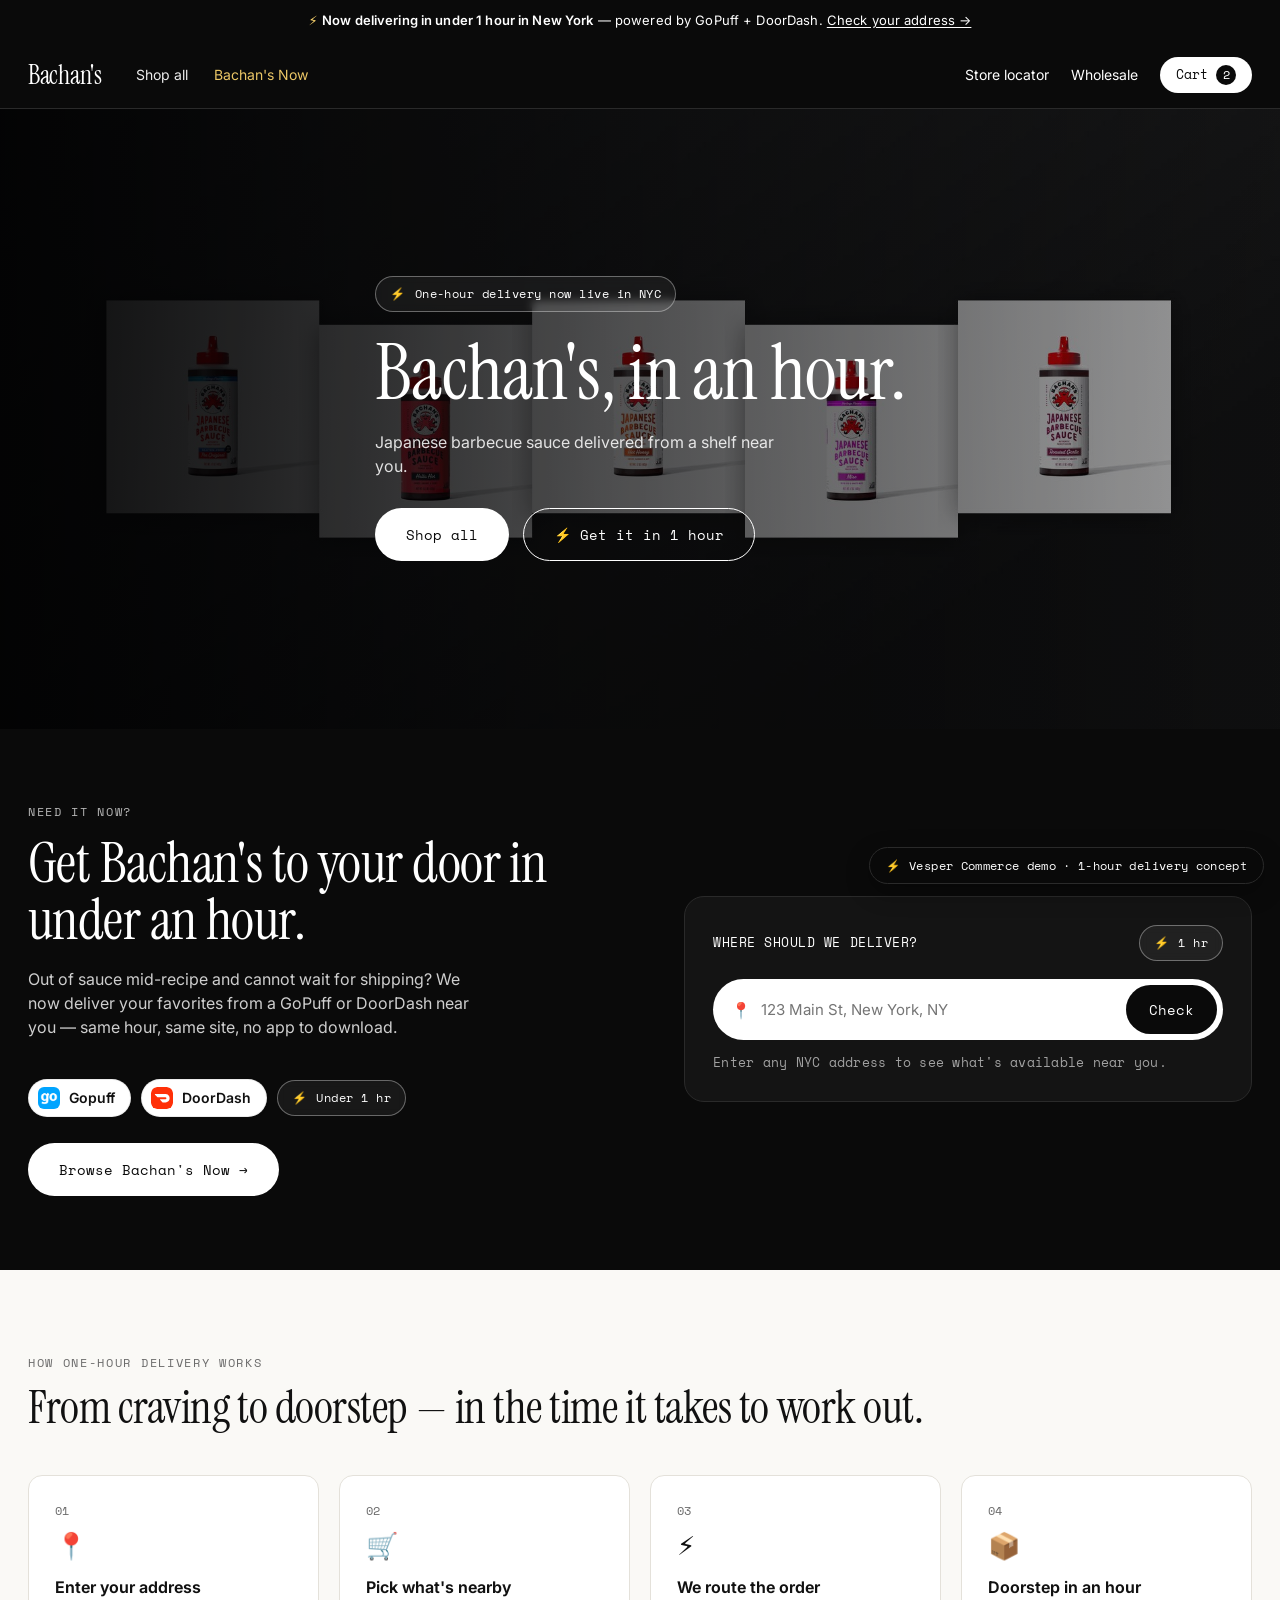
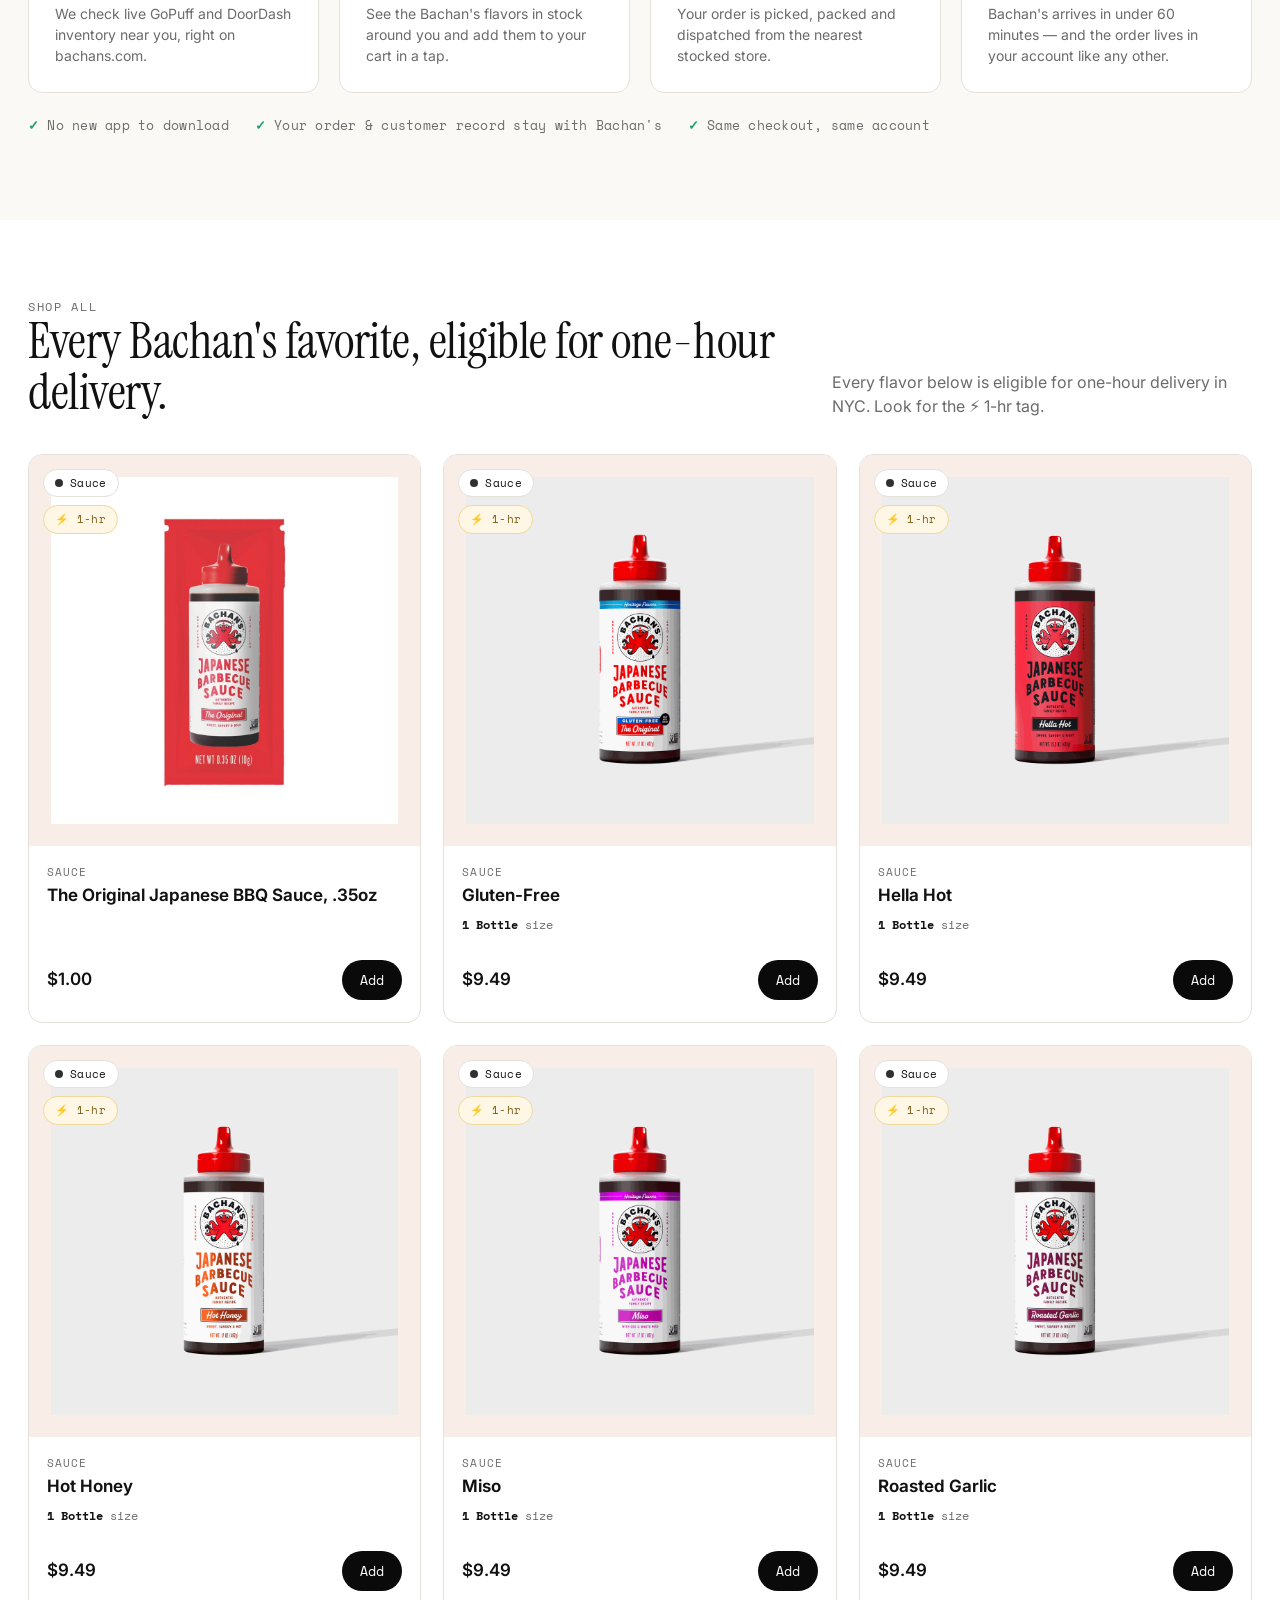
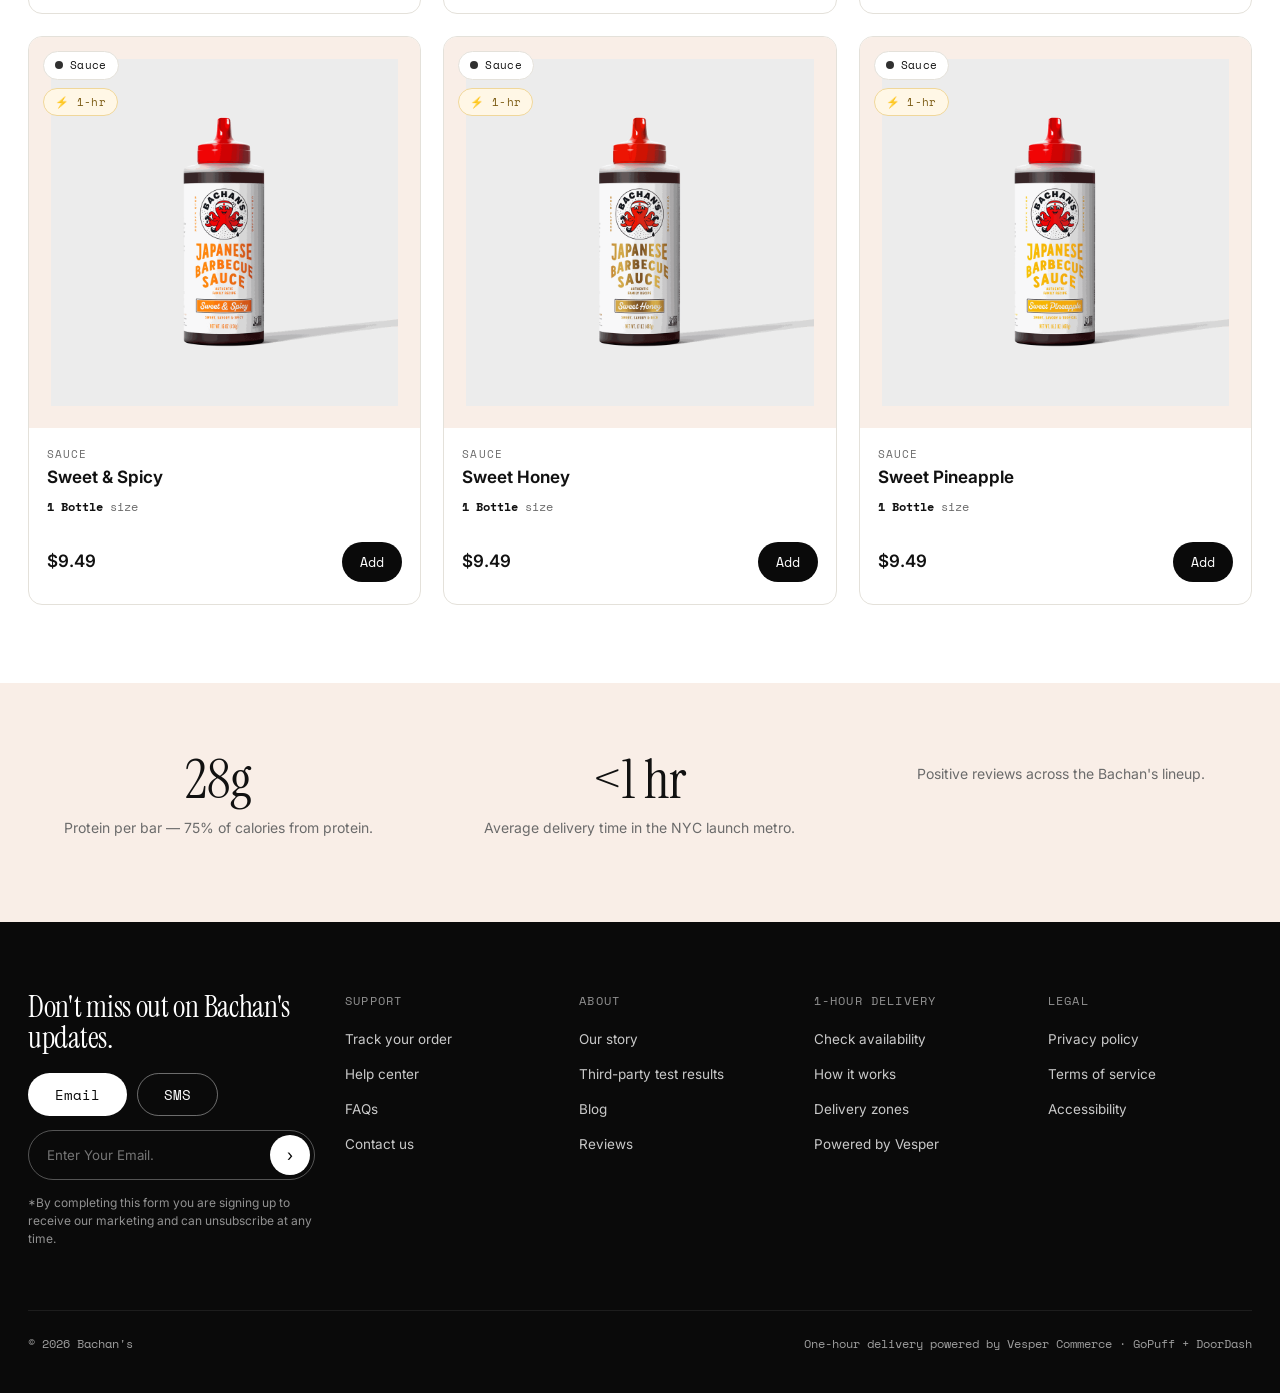
<file: index.html>
<!doctype html>
<html lang="en">
<head>
<meta charset="utf-8" />
<meta name="viewport" content="width=device-width, initial-scale=1" />
<title>Bachan's — now with one-hour delivery</title>
<meta name="description" content="Bachan's, delivered in about an hour via GoPuff and DoorDash." />
<link rel="preconnect" href="https://fonts.googleapis.com" />
<link rel="preconnect" href="https://fonts.gstatic.com" crossorigin />
<link href="https://fonts.googleapis.com/css2?family=Instrument+Serif&family=Inter:wght@400;500;600;700&family=Space+Mono:wght@400;700&display=swap" rel="stylesheet" />
<link rel="stylesheet" href="styles.css" />
<link rel="icon" href="assets/p0.jpg" />
</head>
<body>

<!-- Announcement -->
<div class="announce">
  <span class="bolt">⚡</span> <b>Now delivering in under 1 hour in New York</b> — powered by GoPuff + DoorDash. <a href="#onehour">Check your address →</a>
</div>

<!-- Header -->
<header class="header">
  <nav class="nav">
    <a class="brand" href="index.html"><span class="wordmark">Bachan's</span></a>
    <div class="nav-links"><a href="#shop">Shop all</a>
      <a href="bachans-now.html" style="color:#ffd76e">Bachan's Now</a>
    </div>
    <div class="nav-right">
      <a class="hide-sm" href="#">Store locator</a>
      <a class="hide-sm" href="#">Wholesale</a>
      <button class="hamburger" onclick="openMenu()" aria-label="Open menu"><svg viewBox="0 0 24 24" fill="none" stroke="currentColor" stroke-width="2" stroke-linecap="round"><line x1="3" y1="6" x2="21" y2="6"/><line x1="3" y1="12" x2="21" y2="12"/><line x1="3" y1="18" x2="21" y2="18"/></svg></button>
      <a href="checkout.html" class="cart-pill" onclick="event.preventDefault();openCart()">Cart <span class="cart-count" id="cartCount">2</span></a>
    </div>
  </nav>
</header>

<!-- Hero -->
<section class="hero">
  <div class="hero-media" style="background-image:linear-gradient(100deg,rgba(6,8,14,.62) 0%,rgba(6,8,14,.30) 48%,rgba(6,8,14,.12) 100%),url('assets/hero.jpg');background-size:cover;background-position:center"></div>
  <div class="wrap hero-inner">
    <div class="delivery-badge" style="margin-bottom:22px"><span class="bolt">⚡</span> One-hour delivery now live in NYC</div>
    <h1 class="serif">Bachan's, in an hour.</h1>
    <p class="sub">Japanese barbecue sauce delivered from a shelf near you.</p>
    <div class="hero-cta">
      <a href="#shop" class="btn btn-white">Shop all</a>
      <a href="#onehour" class="btn btn-outline" style="color:#fff">⚡ Get it in 1 hour</a>
    </div>
  </div>
</section>

<!-- ===== SIGNATURE 1-HOUR DELIVERY BAND ===== -->
<section class="delivery-band" id="onehour">
  <div class="wrap grid">
    <div>
      <div class="eyebrow" style="color:rgba(255,255,255,.7)">Need it now?</div>
      <h2 class="serif" style="margin-top:14px">Get Bachan's to your door in under an hour.</h2>
      <p class="lede">Out of sauce mid-recipe and cannot wait for shipping? We now deliver your favorites from a GoPuff or DoorDash near you — same hour, same site, no app to download.</p>
      <div class="retailer-chips" style="margin-top:24px">
        <span class="chip"><img class="logo" src="assets/gopuff-icon.png" alt="GoPuff" /> Gopuff</span>
        <span class="chip"><img class="logo" src="assets/doordash-icon.svg" alt="DoorDash" /> DoorDash</span>
        <span class="delivery-badge"><span class="bolt">⚡</span> Under 1 hr</span>
      </div>
      <div style="margin-top:26px">
        <a href="bachans-now.html" class="btn btn-white">Browse Bachan's Now →</a>
      </div>
    </div>

    <div class="addr-card">
      <div class="row-top">
        <div style="font-family:var(--mono);font-size:13px;letter-spacing:.04em">WHERE SHOULD WE DELIVER?</div>
        <div class="delivery-badge"><span class="bolt">⚡</span> 1 hr</div>
      </div>
      <div class="addr-field">
        <span aria-hidden="true">📍</span>
        <input id="addrInput" type="text" placeholder="123 Main St, New York, NY" />
        <button class="btn btn-dark" onclick="checkAvailability()">Check</button>
      </div>
      <div class="addr-note">Enter any NYC address to see what's available near you.</div>

      <div class="avail-result" id="availResult">
        <div class="avail-head"><span>✓</span> Available near you — delivered in under 1 hour</div>
        <div class="mini-prod">
          <img src="assets/p0.jpg" alt="" />
          <div class="info"><div class="name">Gold · Chocolate Chip Cookie Dough</div><div class="meta">4-bar pack · $13.99</div></div>
          <button class="mini-add" onclick="addToCart()">Add</button>
        </div>
        <div class="mini-prod">
          <img src="assets/p1.png" alt="" />
          <div class="info"><div class="name">Bronze · Cookie Dough Caramel</div><div class="meta">4-bar pack · $13.99</div></div>
          <button class="mini-add" onclick="addToCart()">Add</button>
        </div>
        <div class="mini-prod">
          <img src="assets/p0.jpg" alt="" />
          <div class="info"><div class="name">Gold · Single bar <span style="opacity:.6">(trial)</span></div><div class="meta">Single · $3.49</div></div>
          <button class="mini-add" onclick="addToCart()">Add</button>
        </div>
        <a href="checkout.html" class="btn btn-white btn-block" style="margin-top:16px">View cart · check out →</a>
      </div>
    </div>
  </div>
</section>

<!-- How it works -->
<section class="how">
  <div class="wrap">
    <div class="eyebrow">How one-hour delivery works</div>
    <h2 class="serif" style="font-size:clamp(30px,3.6vw,46px);margin-top:12px">From craving to doorstep — in the time it takes to work out.</h2>
    <div class="steps">
      <div class="step"><div class="num">01</div><div class="icon">📍</div><h3>Enter your address</h3><p>We check live GoPuff and DoorDash inventory near you, right on bachans.com.</p></div>
      <div class="step"><div class="num">02</div><div class="icon">🛒</div><h3>Pick what's nearby</h3><p>See the Bachan's flavors in stock around you and add them to your cart in a tap.</p></div>
      <div class="step"><div class="num">03</div><div class="icon">⚡</div><h3>We route the order</h3><p>Your order is picked, packed and dispatched from the nearest stocked store.</p></div>
      <div class="step"><div class="num">04</div><div class="icon">📦</div><h3>Doorstep in an hour</h3><p>Bachan's arrives in under 60 minutes — and the order lives in your account like any other.</p></div>
    </div>
    <div class="assurance">
      <span><span class="tick">✓</span> No new app to download</span>
      <span><span class="tick">✓</span> Your order &amp; customer record stay with Bachan's</span>
      <span><span class="tick">✓</span> Same checkout, same account</span>
    </div>
  </div>
</section>

<!-- Product grid -->
<section class="section" id="shop">
  <div class="wrap">
    <div class="section-head">
      <div>
        <div class="eyebrow">Shop all</div>
        <h2 class="serif">Every Bachan's favorite, eligible for one-hour delivery.</h2>
      </div>
      <p>Every flavor below is eligible for one-hour delivery in NYC. Look for the <span style="white-space:nowrap">⚡ 1-hr</span> tag.</p>
    </div>

    <div class="prod-grid" id="prodGrid">
      <!-- cards injected by app.js -->
    </div>
  </div>
</section>

<!-- Value strip -->
<section class="value-strip">
  <div class="wrap value-grid">
    <div><div class="big">28g</div><p>Protein per bar — 75% of calories from protein.</p></div>
    <div><div class="big">&lt;1 hr</div><p>Average delivery time in the NYC launch metro.</p></div>
    <div><div class="big"></div><p>Positive reviews across the Bachan's lineup.</p></div>
  </div>
</section>

<!-- Footer -->
<footer class="footer">
  <div class="wrap">
    <div class="top">
      <div class="updates">
        <h3 class="serif">Don't miss out on Bachan's updates.</h3>
        <div class="toggle">
          <button class="btn btn-white">Email</button>
          <button class="btn btn-outline" style="color:#fff">SMS</button>
        </div>
        <div class="subscribe"><input placeholder="Enter Your Email." /><button>›</button></div>
        <p style="font-size:12px;opacity:.55;margin-top:14px;max-width:320px">*By completing this form you are signing up to receive our marketing and can unsubscribe at any time.</p>
      </div>
      <div><div class="colhead">Support</div><ul><li><a href="#">Track your order</a></li><li><a href="#">Help center</a></li><li><a href="#">FAQs</a></li><li><a href="#">Contact us</a></li></ul></div>
      <div><div class="colhead">About</div><ul><li><a href="#">Our story</a></li><li><a href="#">Third-party test results</a></li><li><a href="#">Blog</a></li><li><a href="#">Reviews</a></li></ul></div>
      <div><div class="colhead">1-Hour Delivery</div><ul><li><a href="#onehour">Check availability</a></li><li><a href="#onehour">How it works</a></li><li><a href="#">Delivery zones</a></li><li><a href="#">Powered by Vesper</a></li></ul></div>
      <div><div class="colhead">Legal</div><ul><li><a href="#">Privacy policy</a></li><li><a href="#">Terms of service</a></li><li><a href="#">Accessibility</a></li></ul></div>
    </div>
    <div class="base"><span>© 2026 Bachan's</span><span>One-hour delivery powered by Vesper Commerce · GoPuff + DoorDash</span></div>
  </div>
</footer>

<div class="demo-ribbon"><span class="bolt">⚡</span> Vesper Commerce demo · 1-hour delivery concept</div>

<script src="app.js"></script>
</body>
</html>
</file>
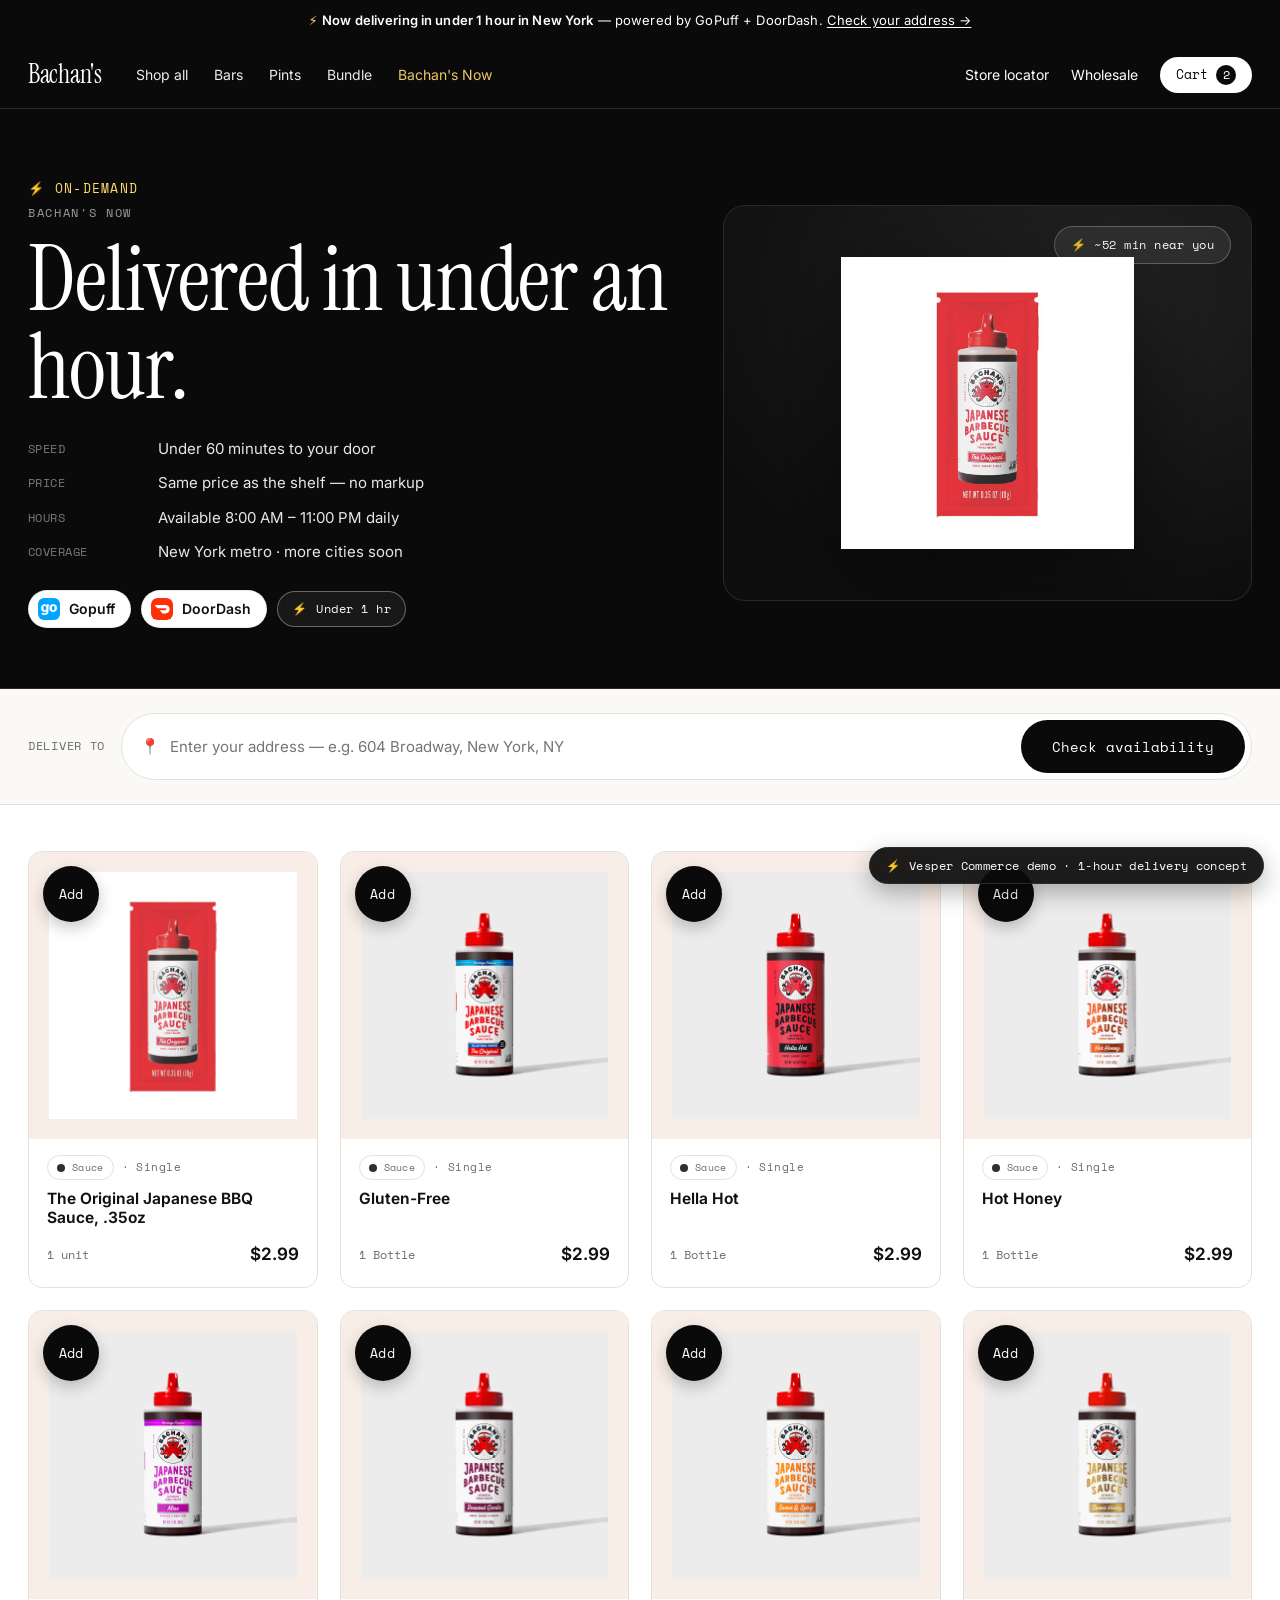
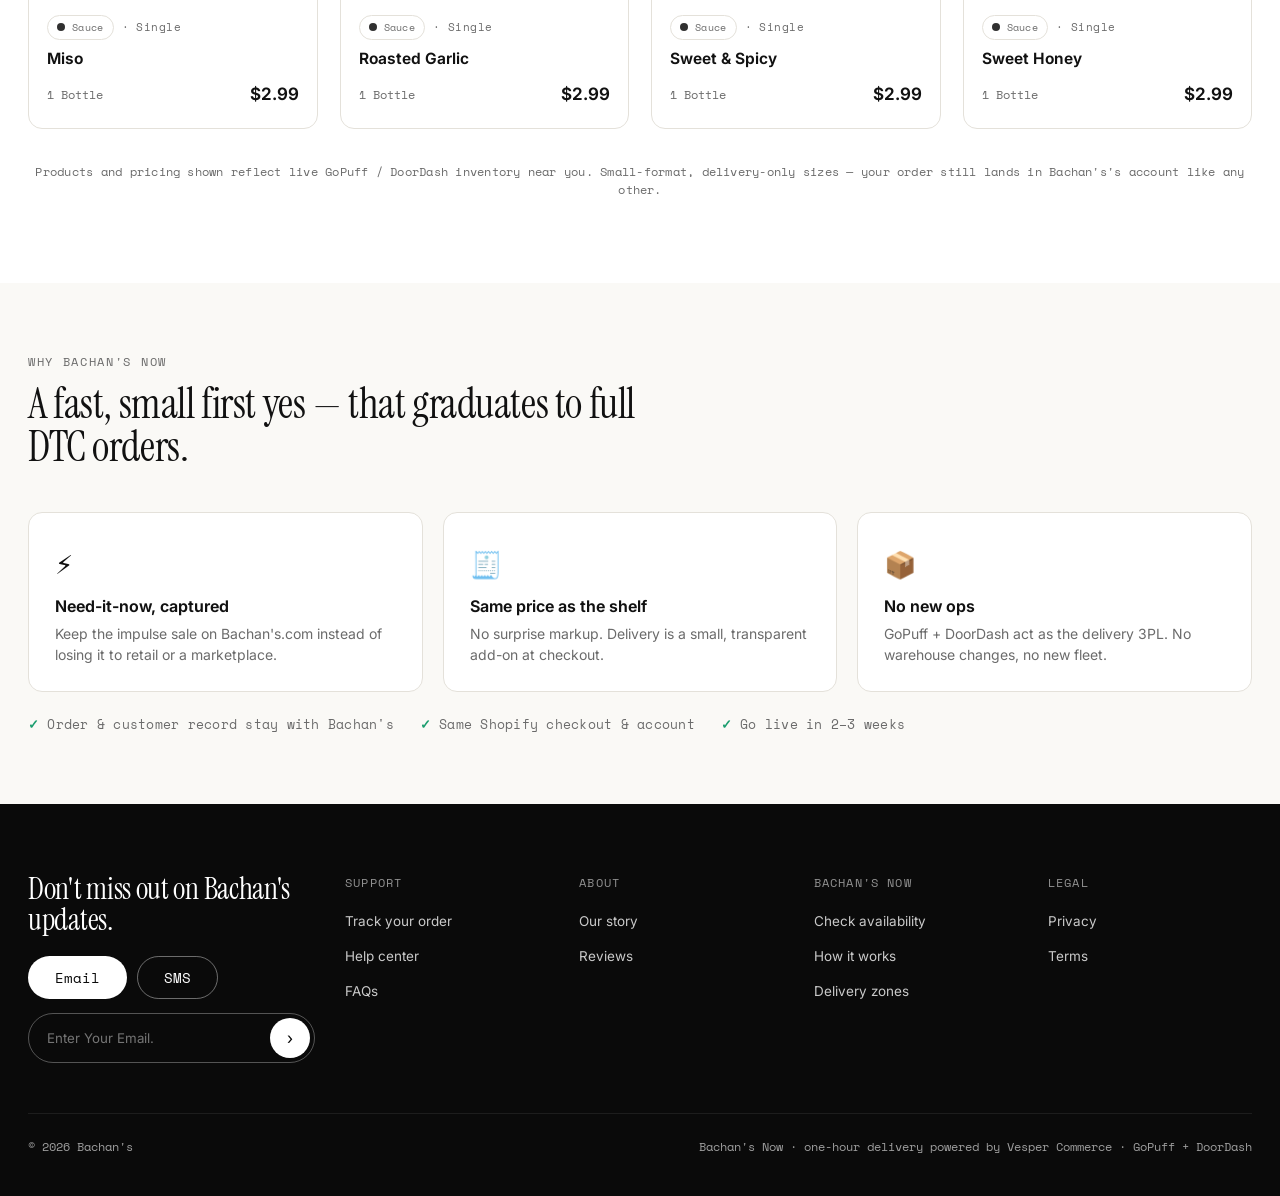
<file: bachans-now.html>
<!doctype html>
<html lang="en">
<head>
<meta charset="utf-8" />
<meta name="viewport" content="width=device-width, initial-scale=1" />
<title>Bachan's Now — Delivered in under an hour | Bachan's</title>
<meta name="description" content="Bachan's Now: your favorite bars delivered in under an hour, at the same price as the shelf. Powered by GoPuff + DoorDash." />
<link rel="preconnect" href="https://fonts.googleapis.com" />
<link rel="preconnect" href="https://fonts.gstatic.com" crossorigin />
<link href="https://fonts.googleapis.com/css2?family=Instrument+Serif&family=Inter:wght@400;500;600;700&family=Space+Mono:wght@400;700&display=swap" rel="stylesheet" />
<link rel="stylesheet" href="styles.css" />
<link rel="icon" href="assets/p0.jpg" />
</head>
<body>

<div class="announce">
  <span class="bolt">⚡</span> <b>Now delivering in under 1 hour in New York</b> — powered by GoPuff + DoorDash. <a href="#now">Check your address →</a>
</div>

<header class="header">
  <nav class="nav">
    <a class="brand" href="index.html"><span class="wordmark">Bachan's</span></a>
    <div class="nav-links">
      <a href="index.html#shop">Shop all</a>
      <a href="index.html#shop">Bars</a>
      <a href="index.html#shop">Pints</a>
      <a href="index.html#shop">Bundle</a>
      <a href="bachans-now.html" style="color:#ffd76e">Bachan's Now</a>
    </div>
    <div class="nav-right">
      <a class="hide-sm" href="#">Store locator</a>
      <a class="hide-sm" href="#">Wholesale</a>
      <button class="hamburger" onclick="openMenu()" aria-label="Open menu"><svg viewBox="0 0 24 24" fill="none" stroke="currentColor" stroke-width="2" stroke-linecap="round"><line x1="3" y1="6" x2="21" y2="6"/><line x1="3" y1="12" x2="21" y2="12"/><line x1="3" y1="18" x2="21" y2="18"/></svg></button>
      <a href="checkout.html" class="cart-pill" onclick="event.preventDefault();openCart()">Cart <span class="cart-count" id="cartCount">2</span></a>
    </div>
  </nav>
</header>

<!-- HERO -->
<section class="now-hero" id="now">
  <div class="wrap grid">
    <div>
      <div class="kick">⚡ On-demand</div>
      <div class="eyebrow">Bachan's Now</div>
      <h1 class="serif">Delivered in under an hour.</h1>
      <div class="facts">
        <div><span class="k">Speed</span> Under 60 minutes to your door</div>
        <div><span class="k">Price</span> Same price as the shelf — no markup</div>
        <div><span class="k">Hours</span> Available 8:00 AM – 11:00 PM daily</div>
        <div><span class="k">Coverage</span> New York metro · more cities soon</div>
      </div>
      <div class="chips-row retailer-chips">
        <span class="chip"><img class="logo" src="assets/gopuff-icon.png" alt="GoPuff" /> Gopuff</span>
        <span class="chip"><img class="logo" src="assets/doordash-icon.svg" alt="DoorDash" /> DoorDash</span>
        <span class="delivery-badge"><span class="bolt">⚡</span> Under 1 hr</span>
      </div>
    </div>
    <div class="now-visual">
      <div class="float-badge"><span class="bolt">⚡</span> ~52 min near you</div>
      <img src="assets/p0.jpg" alt="Bachan's bar available on demand" />
    </div>
  </div>
</section>

<!-- ADDRESS BAR -->
<div class="now-addrbar">
  <div class="wrap inner">
    <span class="lbl">Deliver to</span>
    <div class="field">
      <span aria-hidden="true">📍</span>
      <input id="nowAddr" type="text" placeholder="Enter your address — e.g. 604 Broadway, New York, NY" />
      <button class="btn btn-dark" onclick="nowCheck()">Check availability</button>
    </div>
    <span class="now-addr-state" id="nowAddrState"><span>✓</span> In your zone · delivered in ~52 min</span>
  </div>
</div>

<!-- GRID -->
<section class="now-section">
  <div class="wrap">
    <div class="now-gridwrap show" id="nowGridWrap">
      <div class="now-grid" id="nowGrid"><!-- injected by app.js --></div>
      <div class="now-disclaimer">
        Products and pricing shown reflect live GoPuff / DoorDash inventory near you. Small-format, delivery-only sizes — your order still lands in Bachan's's account like any other.
      </div>
    </div>
  </div>
</section>

<!-- reassurance band -->
<section class="how" style="padding:70px 0">
  <div class="wrap">
    <div class="eyebrow">Why Bachan's Now</div>
    <h2 class="serif" style="font-size:clamp(28px,3.4vw,42px);margin-top:12px;max-width:640px">A fast, small first yes — that graduates to full DTC orders.</h2>
    <div class="steps now-steps-3">
      <div class="step"><div class="icon">⚡</div><h3>Need-it-now, captured</h3><p>Keep the impulse sale on Bachan's.com instead of losing it to retail or a marketplace.</p></div>
      <div class="step"><div class="icon">🧾</div><h3>Same price as the shelf</h3><p>No surprise markup. Delivery is a small, transparent add-on at checkout.</p></div>
      <div class="step"><div class="icon">📦</div><h3>No new ops</h3><p>GoPuff + DoorDash act as the delivery 3PL. No warehouse changes, no new fleet.</p></div>
    </div>
    <div class="assurance">
      <span><span class="tick">✓</span> Order &amp; customer record stay with Bachan's</span>
      <span><span class="tick">✓</span> Same Shopify checkout &amp; account</span>
      <span><span class="tick">✓</span> Go live in 2–3 weeks</span>
    </div>
  </div>
</section>

<footer class="footer">
  <div class="wrap">
    <div class="top">
      <div class="updates">
        <h3 class="serif">Don't miss out on Bachan's updates.</h3>
        <div class="toggle"><button class="btn btn-white">Email</button><button class="btn btn-outline" style="color:#fff">SMS</button></div>
        <div class="subscribe"><input placeholder="Enter Your Email." /><button>›</button></div>
      </div>
      <div><div class="colhead">Support</div><ul><li><a href="#">Track your order</a></li><li><a href="#">Help center</a></li><li><a href="#">FAQs</a></li></ul></div>
      <div><div class="colhead">About</div><ul><li><a href="#">Our story</a></li><li><a href="#">Reviews</a></li></ul></div>
      <div><div class="colhead">Bachan's Now</div><ul><li><a href="bachans-now.html">Check availability</a></li><li><a href="index.html#onehour">How it works</a></li><li><a href="#">Delivery zones</a></li></ul></div>
      <div><div class="colhead">Legal</div><ul><li><a href="#">Privacy</a></li><li><a href="#">Terms</a></li></ul></div>
    </div>
    <div class="base"><span>© 2026 Bachan's</span><span>Bachan's Now · one-hour delivery powered by Vesper Commerce · GoPuff + DoorDash</span></div>
  </div>
</footer>

<div class="demo-ribbon"><span class="bolt">⚡</span> Vesper Commerce demo · 1-hour delivery concept</div>

<script src="app.js"></script>
</body>
</html>
</file>
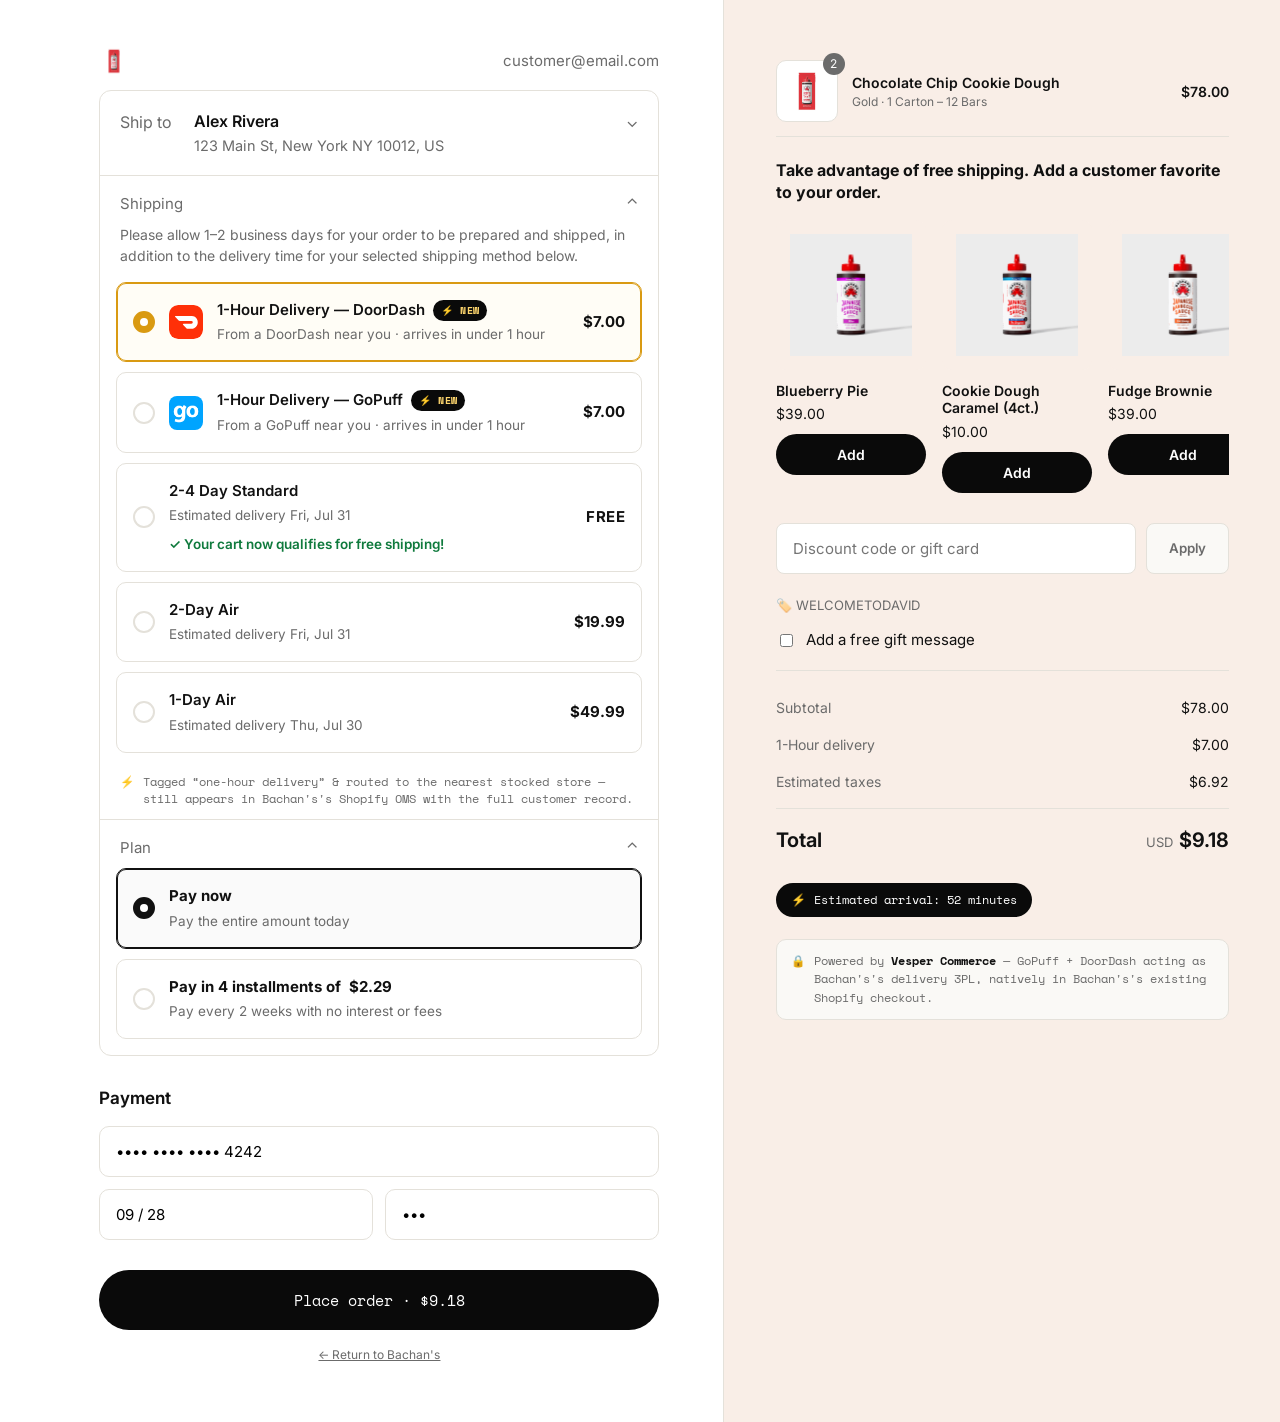
<file: checkout.html>
<!doctype html>
<html lang="en">
<head>
<meta charset="utf-8" />
<meta name="viewport" content="width=device-width, initial-scale=1" />
<title>Checkout | Bachan's</title>
<link rel="preconnect" href="https://fonts.googleapis.com" />
<link rel="preconnect" href="https://fonts.gstatic.com" crossorigin />
<link href="https://fonts.googleapis.com/css2?family=Instrument+Serif&family=Inter:wght@400;500;600;700&family=Space+Mono:wght@400;700&display=swap" rel="stylesheet" />
<link rel="stylesheet" href="styles.css" />
<link rel="icon" href="assets/p0.jpg" />
</head>
<body>

<div class="checkout">
  <!-- LEFT -->
  <div class="co-left">
    <div class="inner">
      <div class="co-topbar">
        <a href="index.html" class="co-logo"><img src="assets/p0.jpg" alt="Bachan's" style="height:30px" /></a>
        <span class="email">customer@email.com</span>
      </div>

      <!-- Ship to -->
      <div class="co-card">
        <div class="ship-to">
          <span class="k">Ship to</span>
          <span class="v"><b>Alex Rivera</b><div>123 Main St, New York NY 10012, US</div></span>
          <span class="chev">⌄</span>
        </div>

        <!-- Shipping -->
        <div class="co-block">
          <div class="bh"><span class="t">Shipping</span><span class="chev" style="color:var(--gray)">⌃</span></div>
          <div class="note">Please allow 1–2 business days for your order to be prepared and shipped, in addition to the delivery time for your selected shipping method below.</div>
          <div class="opts" id="shipOpts">

            <!-- 1-hour delivery options (the Vesper addition) -->
            <label class="co-opt onehr selected" data-cost="7.00" data-label="1-Hour delivery" onclick="selectShip(this)">
              <span class="radio"></span>
              <span class="ret"><img src="assets/doordash-icon.svg" alt="DoorDash" /></span>
              <span class="body">
                <span class="n">1-Hour Delivery — DoorDash <span class="badge-1hr">⚡ NEW</span></span>
                <span class="d">From a DoorDash near you · arrives in under 1 hour</span>
              </span>
              <span class="amt">$7.00</span>
            </label>

            <label class="co-opt onehr" data-cost="7.00" data-label="1-Hour delivery" onclick="selectShip(this)">
              <span class="radio"></span>
              <span class="ret"><img src="assets/gopuff-icon.png" alt="GoPuff" /></span>
              <span class="body">
                <span class="n">1-Hour Delivery — GoPuff <span class="badge-1hr">⚡ NEW</span></span>
                <span class="d">From a GoPuff near you · arrives in under 1 hour</span>
              </span>
              <span class="amt">$7.00</span>
            </label>

            <!-- standard Bachan's shipping tiers -->
            <label class="co-opt" data-cost="0" data-label="2-4 Day Standard" onclick="selectShip(this)">
              <span class="radio"></span>
              <span class="body">
                <span class="n">2-4 Day Standard</span>
                <span class="d">Estimated delivery Fri, Jul 31</span>
                <span class="free-ok">✓ Your cart now qualifies for free shipping!</span>
              </span>
              <span class="amt free">FREE</span>
            </label>

            <label class="co-opt" data-cost="19.99" data-label="2-Day Air" onclick="selectShip(this)">
              <span class="radio"></span>
              <span class="body">
                <span class="n">2-Day Air</span>
                <span class="d">Estimated delivery Fri, Jul 31</span>
              </span>
              <span class="amt">$19.99</span>
            </label>

            <label class="co-opt" data-cost="49.99" data-label="1-Day Air" onclick="selectShip(this)">
              <span class="radio"></span>
              <span class="body">
                <span class="n">1-Day Air</span>
                <span class="d">Estimated delivery Thu, Jul 30</span>
              </span>
              <span class="amt">$49.99</span>
            </label>

          </div>
          <div class="note" id="routeNote" style="display:flex;gap:9px;color:var(--gray);font-family:var(--mono);font-size:11.5px">
            <span style="color:#d99a12">⚡</span>
            <span>Tagged “one-hour delivery” &amp; routed to the nearest stocked store — still appears in Bachan's's Shopify OMS with the full customer record.</span>
          </div>
        </div>

        <!-- Plan -->
        <div class="co-block co-plan">
          <div class="bh"><span class="t">Plan</span><span class="chev" style="color:var(--gray)">⌃</span></div>
          <div class="opts" id="planOpts">
            <label class="co-opt selected" onclick="selectPlan(this)">
              <span class="radio"></span>
              <span class="body"><span class="n">Pay now</span><span class="d">Pay the entire amount today</span></span>
            </label>
            <label class="co-opt" onclick="selectPlan(this)">
              <span class="radio"></span>
              <span class="body"><span class="n">Pay in 4 installments of <span id="instAmt">$22.98</span></span><span class="d">Pay every 2 weeks with no interest or fees</span></span>
            </label>
          </div>
        </div>
      </div>

      <!-- Payment -->
      <div class="co-section-title">Payment</div>
      <input class="co-field" placeholder="Card number" value="•••• •••• •••• 4242" />
      <div class="co-row">
        <input class="co-field" placeholder="Expiration (MM/YY)" value="09 / 28" />
        <input class="co-field" placeholder="Security code" value="•••" />
      </div>

      <button class="btn btn-dark btn-block btn-lg" id="placeBtn" style="margin-top:18px" onclick="placeOrder()">Place order · $91.92</button>
      <p style="font-size:12px;color:var(--gray);text-align:center;margin-top:16px"><a href="index.html" style="text-decoration:underline">← Return to Bachan's</a></p>
    </div>
  </div>

  <!-- RIGHT: order summary -->
  <div class="co-right">
    <div class="inner">
      <div class="os-item">
        <div class="im"><img src="assets/p0.jpg" alt="" /><span class="q">2</span></div>
        <div class="nm"><div class="t">Chocolate Chip Cookie Dough</div><div class="s">Gold · 1 Carton – 12 Bars</div></div>
        <div class="pr">$78.00</div>
      </div>

      <!-- upsell rail -->
      <div class="upsell-title">Take advantage of free shipping. Add a customer favorite to your order.</div>
      <div class="upsell-rail">
        <div class="upsell-card"><div class="im"><img src="assets/p4.png" alt="" /></div><div class="nm">Blueberry Pie</div><div class="pr">$39.00</div><button class="add" onclick="addToCart()">Add</button></div>
        <div class="upsell-card"><div class="im"><img src="assets/p1.png" alt="" /></div><div class="nm">Cookie Dough Caramel (4ct.)</div><div class="pr">$10.00</div><button class="add" onclick="addToCart()">Add</button></div>
        <div class="upsell-card"><div class="im"><img src="assets/p3.png" alt="" /></div><div class="nm">Fudge Brownie</div><div class="pr">$39.00</div><button class="add" onclick="addToCart()">Add</button></div>
        <div class="upsell-card"><div class="im"><img src="assets/p2.png" alt="" /></div><div class="nm">PB Chocolate Chunk</div><div class="pr">$39.00</div><button class="add" onclick="addToCart()">Add</button></div>
      </div>

      <!-- discount -->
      <div class="co-discount">
        <input placeholder="Discount code or gift card" />
        <button>Apply</button>
      </div>
      <div class="co-discount-tag">🏷️ WELCOMETODAVID</div>
      <div class="co-gift"><input type="checkbox" /> Add a free gift message</div>

      <!-- totals -->
      <div class="os-line"><span class="muted">Subtotal</span><span>$78.00</span></div>
      <div class="os-line"><span class="muted" id="sumShipLabel">1-Hour delivery</span><span id="sumShip">$7.00</span></div>
      <div class="os-line"><span class="muted">Estimated taxes</span><span>$6.92</span></div>
      <div class="os-line total"><span>Total</span><span><span style="font-size:13px;color:var(--gray);font-weight:400;margin-right:6px">USD</span><span id="sumTotal">$91.92</span></span></div>

      <div class="eta-badge" style="margin-top:20px"><span class="bolt">⚡</span> Estimated arrival: 52 minutes</div>
      <div class="co-note" style="margin-top:8px;border-style:solid"><span>🔒</span> <span>Powered by <b>Vesper Commerce</b> — GoPuff + DoorDash acting as Bachan's's delivery 3PL, natively in Bachan's's existing Shopify checkout.</span></div>
    </div>
  </div>
</div>

<script src="app.js"></script>
</body>
</html>
</file>
<file: styles.css>
/* ============================================================
   Bachan's × Vesper Commerce — 1-Hour Delivery Mockup
   Design system replicating bachans.com
   Fonts: Instrument Serif (display) + Inter (body/Suisse substitute)
   ============================================================ */

:root {
  --black: #0a0a0a;
  --ink: #111111;
  --white: #ffffff;
  --offwhite: #f9eee7;      /* product panel bg */
  --paper: #faf9f6;
  --line: #e4e1da;
  --line-dark: #2a2a2a;
  --gray: #6b6b6b;
  --gray-2: #8a8a8a;
  --gold: #303030;          /* brand accent */
  --gopuff: #009f8f;        /* GoPuff teal */
  --doordash: #eb1700;      /* DoorDash red */
  --radius-pill: 999px;
  --radius: 14px;
  --serif: "Instrument Serif", Georgia, serif;
  --sans: "Inter", -apple-system, system-ui, sans-serif;
  --mono: "Space Mono", ui-monospace, "SFMono-Regular", monospace;
  --maxw: 1280px;
}

* { box-sizing: border-box; }

html { scroll-behavior: smooth; }

body {
  margin: 0;
  font-family: var(--sans);
  color: var(--ink);
  background: var(--white);
  -webkit-font-smoothing: antialiased;
  line-height: 1.5;
}

img { max-width: 100%; display: block; }
a { color: inherit; text-decoration: none; }
button { font-family: inherit; cursor: pointer; }

h1, h2, h3, .serif {
  font-family: var(--serif);
  font-weight: 400;
  letter-spacing: -0.01em;
  line-height: 1.02;
  margin: 0;
}

.wrap { max-width: var(--maxw); margin: 0 auto; padding: 0 28px; }

/* ---------- Announcement bar ---------- */
.announce {
  background: var(--black);
  color: var(--white);
  font-size: 13px;
  letter-spacing: 0.01em;
  text-align: center;
  padding: 11px 16px;
  position: relative;
  z-index: 60;
}
.announce b { font-weight: 600; }
.announce .bolt { color: #ffd76e; }
.announce a { text-decoration: underline; text-underline-offset: 2px; }

/* ---------- Header / nav ---------- */
.header {
  background: var(--black);
  color: var(--white);
  position: sticky;
  top: 0;
  z-index: 50;
  border-bottom: 1px solid var(--line-dark);
}
.header.light {
  background: var(--white);
  color: var(--ink);
  border-bottom: 1px solid var(--line);
}
.nav {
  display: flex;
  align-items: center;
  gap: 34px;
  height: 66px;
  max-width: var(--maxw);
  margin: 0 auto;
  padding: 0 28px;
}
.brand img { height: 26px; width: auto; }
.nav-links { display: flex; gap: 26px; font-size: 14px; }
.nav-links a { opacity: 0.92; }
.nav-links a:hover { opacity: 1; }
.nav-right { margin-left: auto; display: flex; align-items: center; gap: 22px; font-size: 14px; }
.nav-right .ico { width: 20px; height: 20px; opacity: 0.9; }
.cart-pill {
  background: var(--white);
  color: var(--black);
  border-radius: var(--radius-pill);
  padding: 8px 16px;
  font-family: var(--mono);
  font-size: 13px;
  display: inline-flex;
  gap: 8px;
  align-items: center;
  border: none;
}
.header.light .cart-pill { background: var(--black); color: var(--white); }
.cart-count {
  background: var(--black); color: var(--white);
  border-radius: var(--radius-pill);
  min-width: 20px; height: 20px; padding: 0 5px;
  display: inline-flex; align-items: center; justify-content: center;
  font-size: 12px;
}
.header.light .cart-count { background: var(--white); color: var(--black); }

/* ---------- Hamburger + mobile menu ---------- */
.hamburger {
  display: none; width: 40px; height: 40px; align-items: center; justify-content: center;
  background: transparent; border: 0; color: inherit; padding: 0;
}
.hamburger svg { width: 24px; height: 24px; }

.menu-overlay { position: fixed; inset: 0; background: rgba(0,0,0,.45); z-index: 110; opacity: 0; visibility: hidden; transition: opacity .3s ease, visibility .3s ease; }
.menu-overlay.open { opacity: 1; visibility: visible; }
.mobile-menu {
  position: fixed; top: 0; left: 0; height: 100%; width: 320px; max-width: 86vw;
  background: var(--black); color: #fff; z-index: 111;
  transform: translateX(-100%); transition: transform .32s cubic-bezier(.4,0,.2,1);
  display: flex; flex-direction: column;
}
.mobile-menu.open { transform: translateX(0); }
.mm-head { display: flex; align-items: center; justify-content: space-between; padding: 20px 22px; border-bottom: 1px solid var(--line-dark); }
.mm-head img { height: 24px; width: auto; }
.mm-close { background: transparent; border: 1px solid var(--line-dark); border-radius: 8px; color: #fff; font-size: 16px; width: 40px; height: 40px; display: flex; align-items: center; justify-content: center; }
.mm-links { display: flex; flex-direction: column; padding: 16px 0 6px; }
.mm-links a { font-family: var(--serif); font-size: 27px; line-height: 1; padding: 13px 24px; color: #fff; letter-spacing: -.01em; }
.mm-links a.active { color: #ffd76e; }
.mm-sub { margin-top: auto; border-top: 1px solid var(--line-dark); padding: 18px 24px; display: flex; flex-direction: column; gap: 14px; }
.mm-sub a { font-family: var(--sans); font-size: 14px; color: rgba(255,255,255,.8); }
.mm-cta { margin: 6px 24px 26px; }

@media (max-width: 620px) { .hamburger { display: inline-flex; } }

/* ---------- Buttons ---------- */
.btn {
  display: inline-flex; align-items: center; justify-content: center; gap: 10px;
  font-family: var(--mono);
  font-size: 14px;
  border-radius: var(--radius-pill);
  padding: 15px 30px;
  border: 1px solid transparent;
  transition: transform .08s ease, opacity .15s ease, background .15s ease;
  white-space: nowrap;
}
.btn:active { transform: translateY(1px); }
.btn-white { background: var(--white); color: var(--black); }
.btn-white:hover { opacity: .88; }
.btn-dark { background: var(--black); color: var(--white); }
.btn-dark:hover { opacity: .9; }
.btn-outline { background: transparent; border-color: currentColor; }
.btn-block { width: 100%; }
.btn-lg { padding: 18px 34px; font-size: 15px; }

/* ---------- Hero ---------- */
.hero {
  position: relative;
  background: var(--black);
  color: var(--white);
  min-height: 620px;
  display: flex;
  align-items: center;
  overflow: hidden;
}
.hero-media {
  position: absolute; inset: 0;
  background-size: cover;
  background-position: center;
  opacity: 0.92;
}
.hero-media::after {
  content: "";
  position: absolute; inset: 0;
  background: linear-gradient(90deg, rgba(0,0,0,.85) 0%, rgba(0,0,0,.55) 40%, rgba(0,0,0,.15) 100%);
}
.hero-inner { position: relative; z-index: 2; padding: 60px 0; }
.hero h1 { font-size: clamp(46px, 6vw, 82px); max-width: 640px; }
.hero .sub { margin-top: 18px; font-size: 16px; opacity: .85; max-width: 420px; }
.hero-cta { margin-top: 30px; display: flex; gap: 14px; flex-wrap: wrap; }

/* eyebrow / labels */
.eyebrow {
  font-family: var(--mono);
  font-size: 12px;
  letter-spacing: 0.14em;
  text-transform: uppercase;
  color: var(--gray);
}
.hero .eyebrow { color: rgba(255,255,255,.7); }

/* ---------- 1-hour delivery pieces ---------- */
.delivery-badge {
  display: inline-flex; align-items: center; gap: 9px;
  font-family: var(--mono);
  font-size: 12px;
  letter-spacing: 0.04em;
  padding: 8px 14px;
  border-radius: var(--radius-pill);
  border: 1px solid rgba(255,255,255,.35);
  background: rgba(255,255,255,.06);
  backdrop-filter: blur(4px);
}
.delivery-badge .bolt { color: #ffd76e; }
.header.light .delivery-badge, .on-light .delivery-badge {
  border-color: var(--line); background: var(--paper); color: var(--ink);
}

.retailer-chips { display: inline-flex; gap: 10px; align-items: center; flex-wrap: wrap; }
.chip {
  display: inline-flex; align-items: center; gap: 9px;
  font-family: var(--sans); font-size: 14px; font-weight: 600;
  border-radius: var(--radius-pill);
  padding: 7px 15px 7px 9px;
  background: var(--white); color: var(--ink);
  border: 1px solid rgba(0,0,0,.08);
  box-shadow: 0 1px 3px rgba(0,0,0,.08);
  letter-spacing: 0;
  line-height: 1;
}
.chip .logo { width: 22px; height: 22px; border-radius: 6px; object-fit: contain; flex: none; display: block; }
.chip-outline {
  background: transparent; color: inherit;
  border: 1px solid rgba(128,128,128,.4);
}

/* The signature 1-hour delivery band */
.delivery-band {
  background: var(--black);
  color: var(--white);
  padding: 74px 0;
}
.delivery-band .grid {
  display: grid; grid-template-columns: 1.05fr 1fr; gap: 60px; align-items: center;
}
.delivery-band h2 { font-size: clamp(34px, 4.4vw, 56px); max-width: 520px; }
.delivery-band .lede { margin-top: 18px; font-size: 16px; opacity: .8; max-width: 460px; }

.addr-card {
  background: #141414;
  border: 1px solid var(--line-dark);
  border-radius: 20px;
  padding: 28px;
}
.addr-card .row-top {
  display: flex; align-items: center; justify-content: space-between; margin-bottom: 18px;
}
.addr-field {
  display: flex; gap: 10px; align-items: center;
  background: var(--white); color: var(--ink);
  border-radius: var(--radius-pill);
  padding: 6px 6px 6px 18px;
}
.addr-field input {
  border: 0; outline: 0; flex: 1; min-width: 0; font-family: var(--sans); font-size: 15px; background: transparent;
  padding: 12px 0;
}
.addr-field .btn { padding: 13px 22px; }
.addr-note { margin-top: 14px; font-size: 12.5px; opacity: .6; font-family: var(--mono); letter-spacing: .02em; }

/* availability result (hidden until "check") */
.avail-result { display: none; margin-top: 22px; }
.avail-result.show { display: block; animation: fade .3s ease; }
@keyframes fade { from { opacity: 0; transform: translateY(6px);} to {opacity:1; transform:none;} }
.avail-head {
  display: flex; align-items: center; gap: 10px;
  font-family: var(--mono); font-size: 13px; letter-spacing: .04em;
  color: #7ee0c0; margin-bottom: 14px;
}
.mini-prod {
  display: flex; align-items: center; gap: 14px;
  padding: 12px 0; border-top: 1px solid var(--line-dark);
}
.mini-prod img { width: 52px; height: 52px; object-fit: contain; background: #1e1e1e; border-radius: 10px; padding: 4px; }
.mini-prod .info { flex: 1; }
.mini-prod .info .name { font-size: 14px; font-weight: 600; }
.mini-prod .info .meta { font-size: 12px; opacity: .6; }
.mini-add {
  background: var(--white); color: var(--black); border: 0;
  border-radius: var(--radius-pill); padding: 8px 16px;
  font-family: var(--mono); font-size: 12px;
}

/* ---------- How it works ---------- */
.how { padding: 84px 0; background: var(--paper); }
.how .steps { display: grid; grid-template-columns: repeat(4, 1fr); gap: 20px; margin-top: 44px; }
.step {
  background: var(--white); border: 1px solid var(--line);
  border-radius: var(--radius); padding: 26px;
}
.step .num { font-family: var(--mono); font-size: 12px; color: var(--gray); }
.step .icon { font-size: 26px; margin: 6px 0 14px; }
.step h3 { font-family: var(--sans); font-weight: 650; font-size: 16px; letter-spacing: 0; }
.step p { color: var(--gray); font-size: 14px; margin: 8px 0 0; }
.how .assurance {
  margin-top: 24px; display: flex; gap: 26px; flex-wrap: wrap;
  font-family: var(--mono); font-size: 12.5px; color: var(--gray); letter-spacing: .02em;
}
.how .assurance span { display: inline-flex; gap: 8px; align-items: center; }
.tick { color: #1a9d6e; font-weight: 700; }

/* ---------- Section heading ---------- */
.section { padding: 78px 0; }
.section-head { display: flex; align-items: flex-end; justify-content: space-between; gap: 20px; margin-bottom: 36px; }
.section-head h2 { font-size: clamp(32px, 4vw, 50px); }
.section-head p { color: var(--gray); max-width: 420px; margin: 8px 0 0; }

/* ---------- Product grid ---------- */
.prod-grid { display: grid; grid-template-columns: repeat(3, 1fr); gap: 22px; }
.card {
  border: 1px solid var(--line); border-radius: var(--radius);
  overflow: hidden; background: var(--white);
  transition: box-shadow .2s ease, transform .2s ease;
  display: flex; flex-direction: column;
}
.card:hover { box-shadow: 0 12px 30px rgba(0,0,0,.08); transform: translateY(-3px); }
.card .thumb {
  position: relative; background: var(--offwhite);
  aspect-ratio: 1/1; display: flex; align-items: center; justify-content: center; padding: 22px;
}
.card .thumb img { max-height: 100%; object-fit: contain; }
.card .badges { position: absolute; top: 14px; left: 14px; display: flex; flex-direction: column; gap: 8px; align-items: flex-start; }
.tag {
  font-family: var(--mono); font-size: 11px; letter-spacing: .03em;
  padding: 5px 11px; border-radius: var(--radius-pill); background: var(--white); border: 1px solid var(--line);
}
.tag.line { display: inline-flex; gap: 7px; align-items: center; }
.tag.line .dot { width: 8px; height: 8px; border-radius: 50%; }
.tag.gold .dot { background: var(--gold); }
.tag.bronze .dot { background: #7c5a34; }
.tag.status { background: var(--black); color: var(--white); border-color: var(--black); }
.tag.onehr { background: #fff7e6; border-color: #f0d79a; color: #7a5a12; }
.card .body { padding: 18px 18px 22px; display: flex; flex-direction: column; flex: 1; }
.card .line-label { font-family: var(--mono); font-size: 11px; letter-spacing: .1em; text-transform: uppercase; color: var(--gray); }
.card h3 { font-family: var(--sans); font-weight: 650; font-size: 17px; letter-spacing: 0; margin: 6px 0 0; }
.card .stats { display: flex; gap: 14px; margin: 12px 0; font-size: 12px; color: var(--gray); font-family: var(--mono); }
.card .stats b { color: var(--ink); font-weight: 700; }
.card .rating { font-size: 12.5px; color: var(--gray); margin-top: 2px; }
.card .foot { margin-top: auto; display: flex; align-items: center; justify-content: space-between; padding-top: 14px; }
.card .price { font-size: 17px; font-weight: 600; }
.card .add { font-family: var(--mono); font-size: 13px; padding: 10px 18px; border-radius: var(--radius-pill); background: var(--black); color: var(--white); border: 0; }

/* ---------- Value / comparison strip ---------- */
.value-strip { background: var(--offwhite); padding: 70px 0; }
.value-grid { display: grid; grid-template-columns: repeat(3, 1fr); gap: 40px; text-align: center; }
.value-grid .big { font-family: var(--serif); font-size: 54px; line-height: 1; }
.value-grid p { color: var(--gray); margin-top: 10px; font-size: 14px; }

/* ---------- Product detail page ---------- */
.pdp { display: grid; grid-template-columns: minmax(0,1.15fr) minmax(0,1fr); gap: 56px; padding: 44px 0 70px; }
.pdp-media .main {
  background: var(--offwhite); border-radius: var(--radius);
  aspect-ratio: 4/3; display: flex; align-items: center; justify-content: center; padding: 40px;
  position: relative;
}
.pdp-media .main img { max-height: 100%; object-fit: contain; }
.pdp-media .line-flag {
  position: absolute; top: 18px; left: 18px;
  font-family: var(--mono); font-size: 12px; padding: 6px 13px; border-radius: var(--radius-pill);
  background: var(--white); display: inline-flex; gap: 8px; align-items: center;
}
.pdp-media .thumbs { display: grid; grid-template-columns: repeat(3, 1fr); gap: 14px; margin-top: 14px; }
.pdp-media .thumbs div { background: var(--black); border-radius: var(--radius); aspect-ratio: 1/1; display:flex;align-items:center;justify-content:center; overflow:hidden;}
.pdp-media .thumbs img { max-height: 78%; object-fit: contain; }

.pdp-info h1 { font-size: clamp(34px, 4vw, 48px); }
.pdp-info .desc { color: var(--gray); margin: 14px 0 0; font-size: 15px; max-width: 440px; }
.price-line { display: flex; align-items: center; gap: 14px; margin: 22px 0; font-size: 15px; }
.price-line .p { font-size: 22px; font-weight: 650; }
.price-line .sep { color: var(--line); }
.price-line .muted { color: var(--gray); }

/* purchase mode toggle */
.buy-modes { display: grid; grid-template-columns: 1fr 1fr 1fr; gap: 0; border: 1px solid var(--line); border-radius: var(--radius-pill); overflow: hidden; margin-bottom: 8px; }
.buy-mode {
  padding: 14px 10px; text-align: center; font-family: var(--mono); font-size: 12.5px;
  background: var(--white); border: 0; border-right: 1px solid var(--line); color: var(--gray);
  display: flex; flex-direction: column; gap: 3px; align-items: center; line-height: 1.2;
}
.buy-mode:last-child { border-right: 0; }
.buy-mode small { font-size: 10.5px; opacity: .8; }
.buy-mode.active { background: var(--black); color: var(--white); }
.buy-mode.active.onehr { background: #1b1b1b; box-shadow: inset 0 0 0 2px #ffd76e; }
.buy-mode .bolt { color: #d99a12; }
.buy-mode.active .bolt { color: #ffd76e; }

.benefits { display: grid; grid-template-columns: 1fr 1fr; gap: 10px 22px; margin: 20px 0; }
.benefits div { font-size: 13.5px; color: var(--gray); display: flex; gap: 8px; }

.qty-row { display: flex; gap: 12px; align-items: stretch; margin-top: 18px; }
.qty { display: flex; align-items: center; border: 1px solid var(--line); border-radius: var(--radius-pill); padding: 0 6px; }
.qty button { width: 40px; height: 52px; border: 0; background: transparent; font-size: 18px; color: var(--gray); }
.qty span { min-width: 34px; text-align: center; font-family: var(--mono); }
.add-cta { flex: 1; }

.guarantee { margin-top: 16px; background: var(--paper); border: 1px solid var(--line); border-radius: var(--radius); padding: 14px 16px; font-size: 13px; color: var(--gray); }
.guarantee b { color: var(--ink); }

/* the PDP 1-hour delivery module */
.onehr-module {
  margin: 22px 0; border: 1px solid var(--line); border-radius: var(--radius);
  background: linear-gradient(180deg,#0c0c0c,#151515); color: var(--white); padding: 22px;
}
.onehr-module .top { display: flex; align-items: center; justify-content: space-between; gap: 12px; margin-bottom: 14px; }
.onehr-module .top .t { font-family: var(--sans); font-weight: 650; font-size: 15px; display: flex; gap: 9px; align-items: center; }
.onehr-module .top .bolt { color: #ffd76e; }
.onehr-module .sub { font-size: 13px; opacity: .75; margin-bottom: 14px; }
.onehr-module .addr-field { background: var(--white); }
.onehr-module .pill-note { margin-top: 12px; font-family: var(--mono); font-size: 11.5px; opacity: .6; }

/* ---------- Checkout ---------- */
.checkout { display: grid; grid-template-columns: minmax(0,1.3fr) minmax(0,1fr); gap: 0; min-height: 100vh; }
.co-left { padding: 46px clamp(24px, 5vw, 80px); min-width: 0; }
.co-left .inner { max-width: 560px; margin-left: auto; }
.co-right { background: var(--offwhite); padding: 46px clamp(24px, 4vw, 56px); border-left: 1px solid var(--line); min-width: 0; }
.co-right .inner { max-width: 460px; }
.co-logo img { height: 30px; }
.co-section-title { font-family: var(--sans); font-weight: 650; font-size: 17px; margin: 30px 0 14px; }
.co-field { width: 100%; border: 1px solid var(--line); border-radius: 10px; padding: 15px 16px; font-family: var(--sans); font-size: 15px; margin-bottom: 12px; }
.co-row { display: grid; grid-template-columns: 1fr 1fr; gap: 12px; }
.co-row .co-field { margin-bottom: 12px; }

.ship-method { border: 1px solid var(--line); border-radius: 12px; overflow: hidden; margin: 6px 0 8px; }
.ship-opt {
  display: flex; align-items: center; gap: 14px; padding: 18px 18px; cursor: pointer;
  border-bottom: 1px solid var(--line); background: var(--white);
}
.ship-opt:last-child { border-bottom: 0; }
.ship-opt.selected { background: #fffdf6; box-shadow: inset 3px 0 0 #ffcf4a; }
.ship-opt .radio { width: 20px; height: 20px; border-radius: 50%; border: 2px solid var(--line); flex: none; position: relative; }
.ship-opt.selected .radio { border-color: #d99a12; }
.ship-opt.selected .radio::after { content:""; position: absolute; inset: 3px; background: #d99a12; border-radius: 50%; }
.ship-opt .ret { width: 34px; height: 34px; border-radius: 9px; display: flex; align-items: center; justify-content: center; color: #fff; font-family: var(--mono); font-weight: 700; font-size: 10px; flex: none; }
.ship-opt .ret.gopuff { background: var(--gopuff); }
.ship-opt .ret.doordash { background: var(--doordash); }
.ship-opt .ret.std { background: var(--ink); }
.ship-opt .txt { flex: 1; }
.ship-opt .txt .n { font-weight: 600; font-size: 14.5px; }
.ship-opt .txt .d { font-size: 12.5px; color: var(--gray); }
.ship-opt .amt { font-weight: 650; font-size: 14.5px; }

.co-note { font-family: var(--mono); font-size: 11.5px; line-height: 1.6; color: var(--gray); background: var(--paper); border: 1px dashed var(--line); border-radius: 10px; padding: 12px 14px; margin: 6px 0 0; display: flex; align-items: flex-start; gap: 9px; }
.co-note b { color: var(--ink); font-weight: 700; }

/* order summary */
.os-item { display: flex; gap: 14px; align-items: center; padding: 14px 0; border-bottom: 1px solid var(--line); }
.os-item .im { width: 62px; height: 62px; background: var(--white); border: 1px solid var(--line); border-radius: 10px; position: relative; display:flex;align-items:center;justify-content:center; padding: 6px; }
.os-item .im img { max-height: 100%; object-fit: contain; }
.os-item .im .q { position: absolute; top: -8px; right: -8px; background: var(--gray); color: #fff; width: 22px; height: 22px; border-radius: 50%; font-size: 12px; display:flex;align-items:center;justify-content:center; }
.os-item .nm { flex: 1; }
.os-item .nm .t { font-size: 14px; font-weight: 600; }
.os-item .nm .s { font-size: 12px; color: var(--gray); }
.os-item .pr { font-weight: 600; font-size: 14px; }
.os-line { display: flex; justify-content: space-between; padding: 8px 0; font-size: 14px; }
.os-line.total { font-size: 20px; font-weight: 650; border-top: 1px solid var(--line); margin-top: 8px; padding-top: 16px; }
.os-line .muted { color: var(--gray); }
.eta-badge { display: inline-flex; align-items: center; gap: 8px; background: var(--black); color: #fff; border-radius: var(--radius-pill); padding: 8px 15px; font-family: var(--mono); font-size: 12px; margin: 14px 0; }
.eta-badge .bolt { color: #ffd76e; }

/* ---------- Bachan's Now (on-demand collection page) ---------- */
.now-hero {
  background: var(--black); color: var(--white);
  padding: 70px 0 60px;
  border-bottom: 1px solid var(--line-dark);
}
.now-hero .grid { display: grid; grid-template-columns: 1.1fr .9fr; gap: 48px; align-items: center; }
.now-hero .eyebrow { color: rgba(255,255,255,.6); }
.now-hero h1 { font-size: clamp(48px, 7vw, 92px); margin: 14px 0 0; line-height: .98; }
.now-hero .kick { font-family: var(--mono); font-size: 13px; letter-spacing: .1em; text-transform: uppercase; color: #ffd76e; margin-bottom: 6px; }
.now-hero .facts { margin-top: 26px; display: flex; flex-direction: column; gap: 12px; }
.now-hero .facts div { display: flex; gap: 12px; align-items: center; font-size: 15px; opacity: .9; }
.now-hero .facts .k { font-family: var(--mono); font-size: 12px; letter-spacing: .04em; color: rgba(255,255,255,.5); min-width: 118px; text-transform: uppercase; }
.now-hero .chips-row { margin-top: 26px; }
.now-visual {
  background: radial-gradient(120% 120% at 70% 20%, #232323 0%, #0e0e0e 70%);
  border: 1px solid var(--line-dark); border-radius: 22px;
  aspect-ratio: 4/3; display: flex; align-items: center; justify-content: center; position: relative; overflow: hidden;
}
.now-visual img { max-height: 74%; object-fit: contain; filter: drop-shadow(0 30px 50px rgba(0,0,0,.5)); }
.now-visual .float-badge {
  position: absolute; top: 20px; right: 20px;
  background: rgba(255,255,255,.08); border: 1px solid rgba(255,255,255,.25); backdrop-filter: blur(6px);
  border-radius: var(--radius-pill); padding: 9px 16px; font-family: var(--mono); font-size: 12px; letter-spacing: .04em;
}
.now-visual .float-badge .bolt { color: #ffd76e; }

/* address bar */
.now-addrbar { background: var(--paper); border-bottom: 1px solid var(--line); padding: 24px 0; position: sticky; top: 66px; z-index: 30; }
.now-addrbar .inner { display: flex; gap: 16px; align-items: center; flex-wrap: wrap; }
.now-addrbar .lbl { font-family: var(--mono); font-size: 12px; letter-spacing: .06em; text-transform: uppercase; color: var(--gray); }
.now-addrbar .field {
  flex: 1; min-width: 280px; display: flex; gap: 10px; align-items: center;
  background: var(--white); border: 1px solid var(--line); border-radius: var(--radius-pill); padding: 6px 6px 6px 18px;
}
.now-addrbar .field input { flex: 1; min-width: 0; border: 0; outline: 0; font-family: var(--sans); font-size: 15px; padding: 12px 0; background: transparent; }
.now-addr-state { display: none; font-family: var(--mono); font-size: 12.5px; color: #1a9d6e; letter-spacing: .02em; }
.now-addr-state.show { display: inline-flex; gap: 8px; align-items: center; }

/* grid */
.now-section { padding: 46px 0 84px; }
.now-gridwrap { position: relative; }
.now-gridwrap.show { animation: fade .35s ease; }
.now-grid { display: grid; grid-template-columns: repeat(4, 1fr); gap: 22px; }
.now-card { border: 1px solid var(--line); border-radius: var(--radius); overflow: hidden; background: var(--white); display: flex; flex-direction: column; transition: box-shadow .2s ease, transform .2s ease; }
.now-card:hover { box-shadow: 0 12px 30px rgba(0,0,0,.08); transform: translateY(-3px); }
.now-thumb { position: relative; background: var(--offwhite); aspect-ratio: 1/1; display: flex; align-items: center; justify-content: center; padding: 20px; }
.now-thumb img { max-height: 100%; object-fit: contain; }
.now-add {
  position: absolute; top: 14px; left: 14px; z-index: 2;
  background: var(--black); color: var(--white); border: 0;
  width: 56px; height: 56px; border-radius: 50%;
  font-family: var(--mono); font-size: 13px; letter-spacing: .02em;
  box-shadow: 0 6px 16px rgba(0,0,0,.22); transition: transform .1s ease, background .15s ease;
}
.now-add:hover { transform: scale(1.06); }
.now-add:active { transform: scale(.96); }
.now-protein {
  position: absolute; top: 16px; right: 16px; text-align: right;
  font-family: var(--serif); font-size: 30px; line-height: .85; color: var(--ink);
}
.now-protein small { display: block; font-family: var(--mono); font-size: 9px; letter-spacing: .08em; text-transform: uppercase; color: var(--gray); margin-top: 3px; }
.now-body { padding: 16px 18px 20px; display: flex; flex-direction: column; flex: 1; }
.now-format { font-family: var(--mono); font-size: 11px; letter-spacing: .04em; color: var(--gray); display: flex; align-items: center; gap: 8px; }
.now-format .tag.line { padding: 4px 9px; font-size: 10px; }
.now-body h3 { font-family: var(--sans); font-weight: 650; font-size: 15.5px; letter-spacing: 0; margin: 9px 0 0; line-height: 1.25; }
.now-foot { margin-top: auto; padding-top: 14px; display: flex; align-items: center; justify-content: space-between; }
.now-size { font-family: var(--mono); font-size: 12px; color: var(--gray); }
.now-price { font-size: 17px; font-weight: 650; }

.now-disclaimer { text-align: center; font-family: var(--mono); font-size: 12px; color: var(--gray); margin-top: 34px; letter-spacing: .02em; }

/* 3-up reassurance steps used on Bachan's Now */
.how .steps.now-steps-3 { grid-template-columns: repeat(3, 1fr); }

@media (max-width: 1000px) {
  .now-hero .grid { grid-template-columns: 1fr; gap: 30px; }
  .now-grid { grid-template-columns: repeat(3, 1fr); }
  .how .steps.now-steps-3 { grid-template-columns: 1fr 1fr; }
}
@media (max-width: 720px) {
  .now-grid { grid-template-columns: 1fr 1fr; }
  .now-addrbar { position: static; }
  .now-addrbar .inner { flex-direction: column; align-items: stretch; gap: 10px; }
  .now-addrbar .field { min-width: 0; width: 100%; }
}
@media (max-width: 620px) {
  .how .steps.now-steps-3 { grid-template-columns: 1fr; }
  .now-addrbar .field .btn { padding: 13px 18px; }
}
@media (max-width: 480px) { .now-grid { grid-template-columns: 1fr; } }

/* ---------- Footer ---------- */
.footer { background: var(--black); color: var(--white); padding: 70px 0 40px; }
.footer .top { display: grid; grid-template-columns: 1.4fr repeat(4, 1fr); gap: 30px; }
.footer h4 { font-family: var(--sans); font-weight: 650; font-size: 14px; margin: 0 0 16px; }
.footer .updates h3 { font-size: 30px; max-width: 280px; margin-bottom: 20px; }
.footer .toggle { display: flex; gap: 10px; margin-bottom: 14px; }
.footer .toggle .btn { padding: 10px 26px; }
.footer .toggle .btn-outline { border-color: rgba(255,255,255,.4); }
.footer .subscribe { display: flex; gap: 8px; align-items: center; background: transparent; border: 1px solid rgba(255,255,255,.3); border-radius: var(--radius-pill); padding: 4px 4px 4px 18px; max-width: 340px; }
.footer .subscribe input { flex: 1; background: transparent; border: 0; outline: 0; color: #fff; font-family: var(--sans); padding: 12px 0; }
.footer .subscribe button { background: #fff; color: #000; border: 0; border-radius: 50%; width: 40px; height: 40px; font-size: 16px; }
.footer ul { list-style: none; padding: 0; margin: 0; display: flex; flex-direction: column; gap: 11px; }
.footer ul a { font-size: 13.5px; opacity: .78; }
.footer ul a:hover { opacity: 1; }
.footer .colhead { font-family: var(--mono); font-size: 12px; letter-spacing: .1em; text-transform: uppercase; opacity: .55; margin-bottom: 16px; }
.footer .base { display: flex; justify-content: space-between; align-items: center; margin-top: 50px; padding-top: 24px; border-top: 1px solid var(--line-dark); font-family: var(--mono); font-size: 12px; opacity: .6; }

/* ---------- Slide-out cart drawer + rewards meter ---------- */
.cart-overlay {
  position: fixed; inset: 0; background: rgba(0,0,0,.45); z-index: 100;
  opacity: 0; visibility: hidden; transition: opacity .3s ease, visibility .3s ease;
}
.cart-overlay.open { opacity: 1; visibility: visible; }
.cart-drawer {
  position: fixed; top: 0; right: 0; height: 100%; width: 460px; max-width: 92vw;
  background: var(--white); z-index: 101; display: flex; flex-direction: column;
  transform: translateX(100%); transition: transform .32s cubic-bezier(.4,0,.2,1);
  box-shadow: -10px 0 40px rgba(0,0,0,.16);
}
.cart-drawer.open { transform: translateX(0); }
.cart-head { display: flex; align-items: center; justify-content: space-between; padding: 22px 24px; border-bottom: 1px solid var(--line); }
.cart-head h2 { font-family: var(--serif); font-size: 26px; }
.cart-head h2 span { color: var(--gray); }
.cart-close { width: 40px; height: 40px; border: 1px solid var(--line); background: var(--white); border-radius: 8px; font-size: 18px; color: var(--ink); display: flex; align-items: center; justify-content: center; }

/* meter */
.meter { padding: 24px 24px 10px; }
.meter-tiers { display: flex; justify-content: space-between; gap: 8px; margin-bottom: 20px; }
.meter-tier { flex: 1; text-align: center; font-family: var(--sans); font-weight: 600; font-size: 14px; padding: 12px 6px; border: 1px solid var(--line); border-radius: 10px; color: var(--gray); background: var(--white); transition: all .2s ease; }
.meter-tier.done { background: #0f7a3d; border-color: #0f7a3d; color: #fff; }
.meter-track { position: relative; height: 6px; background: var(--line); border-radius: 999px; margin: 30px 8px 8px; }
.meter-fill { position: absolute; left: 0; top: 0; height: 100%; background: #0f7a3d; border-radius: 999px; transition: width .35s ease; }
.meter-node { position: absolute; top: 50%; transform: translate(-50%,-50%); width: 20px; height: 20px; border-radius: 50%; background: var(--white); border: 3px solid var(--line); transition: all .25s ease; }
.meter-node.done { border-color: #0f7a3d; background: #0f7a3d; }
.meter-node.current { border-color: #0f7a3d; background: #0f7a3d; box-shadow: 0 0 0 4px rgba(15,122,61,.18); }
.meter-node .lbl { position: absolute; top: 26px; left: 50%; transform: translateX(-50%); white-space: nowrap; font-family: var(--sans); font-weight: 600; font-size: 13px; color: var(--gray); }
.meter-node.done .lbl, .meter-node.current .lbl { color: #0f7a3d; }
.meter-msg { text-align: center; font-family: var(--sans); font-size: 13px; color: var(--gray); margin-top: 34px; }
.meter-msg .bolt { color: #d99a12; }

.cart-eligible { margin: 4px 24px 0; background: #fff7e6; border: 1px solid #f0d79a; color: #7a5a12; border-radius: 10px; padding: 10px 14px; font-family: var(--mono); font-size: 12px; display: flex; gap: 9px; align-items: center; }
.cart-eligible b { font-weight: 700; }

/* line items */
.cart-body { flex: 1; overflow-y: auto; padding: 8px 24px; }
.cart-line { display: flex; gap: 16px; padding: 22px 0; border-bottom: 1px solid var(--line); }
.cart-line .im { width: 96px; height: 96px; background: var(--offwhite); border-radius: 10px; display: flex; align-items: center; justify-content: center; padding: 8px; flex: none; }
.cart-line .im img { max-height: 100%; object-fit: contain; }
.cart-line .info { flex: 1; }
.cart-line .ln { font-family: var(--mono); font-size: 11px; letter-spacing: .04em; display: inline-flex; gap: 7px; align-items: center; color: var(--gold); }
.cart-line .ln .dot { width: 8px; height: 8px; border-radius: 50%; background: var(--gold); }
.cart-line h3 { font-family: var(--serif); font-size: 22px; font-weight: 400; margin: 6px 0 4px; letter-spacing: -.01em; }
.cart-line .pr { font-size: 14px; color: var(--gray); border-bottom: 1px solid var(--line); padding-bottom: 12px; margin-bottom: 12px; }
.cart-line .sub-row { font-size: 13.5px; color: var(--gray); display: flex; justify-content: space-between; align-items: center; }
.cart-line .sub-row a { text-decoration: underline; color: var(--ink); }
.cart-line .qty-row2 { display: flex; align-items: center; justify-content: space-between; margin-top: 14px; }
.cart-stepper { display: inline-flex; align-items: center; background: var(--paper); border-radius: 999px; }
.cart-stepper button { width: 40px; height: 40px; border: 0; background: transparent; font-size: 18px; color: var(--ink); }
.cart-stepper span { min-width: 30px; text-align: center; font-weight: 600; }
.cart-line .rm { font-size: 13.5px; color: var(--gray); text-decoration: underline; background: none; border: 0; }

/* footer */
.cart-foot { border-top: 1px solid var(--line); padding: 18px 24px 24px; }
.cart-sub-toggle { display: flex; align-items: center; justify-content: space-between; margin-bottom: 14px; }
.cart-sub-toggle label { display: flex; gap: 10px; align-items: center; font-size: 16px; }
.cart-sub-toggle .save { color: var(--doordash); font-weight: 600; font-size: 13px; background: #fdeceb; padding: 5px 10px; border-radius: 6px; }
.cart-checkout { width: 100%; background: var(--black); color: #fff; border: 0; border-radius: 999px; padding: 20px; font-size: 17px; font-weight: 600; font-family: var(--sans); }
.cart-fineprint { text-align: center; font-family: var(--mono); font-size: 11px; color: var(--gray); margin-top: 12px; }

/* ---------- Checkout v2 (Shop-style) ---------- */
.co-topbar { display: flex; align-items: center; justify-content: space-between; margin-bottom: 8px; }
.co-topbar .email { color: var(--gray); font-size: 15px; }
.co-card { border: 1px solid var(--line); border-radius: 12px; overflow: hidden; margin: 14px 0; }
.co-card .ship-to { display: flex; align-items: flex-start; gap: 4px; padding: 18px 20px; }
.co-card .ship-to .k { color: var(--gray); min-width: 70px; padding-top: 1px; }
.co-card .ship-to .v b { font-weight: 600; }
.co-card .ship-to .v div { color: var(--gray); font-size: 14.5px; margin-top: 2px; }
.co-card .ship-to .chev { margin-left: auto; color: var(--gray); }
.co-block { border-top: 1px solid var(--line); }
.co-block .bh { display: flex; align-items: center; justify-content: space-between; padding: 16px 20px 4px; }
.co-block .bh .t { color: var(--gray); font-size: 15px; }
.co-block .note { padding: 4px 20px 12px; color: var(--gray); font-size: 14px; line-height: 1.5; }
.co-block .opts { padding: 4px 16px 16px; }

.co-opt { display: flex; align-items: center; gap: 14px; padding: 16px; border: 1px solid var(--line); border-radius: 10px; margin-bottom: 10px; cursor: pointer; background: var(--white); position: relative; }
.co-opt:last-child { margin-bottom: 0; }
.co-opt.selected { background: #fafafa; border-color: var(--ink); box-shadow: inset 0 0 0 1px var(--ink); }
.co-opt.onehr.selected { background: #fffdf6; border-color: #d99a12; box-shadow: inset 0 0 0 1px #d99a12; }
.co-opt .radio { width: 22px; height: 22px; border-radius: 50%; border: 2px solid var(--line); flex: none; position: relative; }
.co-opt.selected .radio { border-color: var(--ink); background: var(--ink); }
.co-opt.onehr.selected .radio { border-color: #d99a12; background: #d99a12; }
.co-opt.selected .radio::after { content:""; position: absolute; inset: 5px; background: #fff; border-radius: 50%; }
.co-opt .ret { width: 34px; height: 34px; flex: none; display: flex; align-items: center; justify-content: center; }
.co-opt .ret img { width: 34px; height: 34px; border-radius: 8px; object-fit: contain; display: block; }
.co-opt .body { flex: 1; min-width: 0; }
.co-opt .body .n { font-weight: 600; font-size: 15px; display: flex; align-items: center; gap: 8px; flex-wrap: wrap; }
.co-opt .body .d { font-size: 13.5px; color: var(--gray); margin-top: 3px; }
.co-opt .body .free-ok { color: #0f7a3d; font-weight: 600; font-size: 13.5px; margin-top: 8px; display: flex; gap: 7px; align-items: center; }
.co-opt .amt { font-weight: 700; font-size: 15px; white-space: nowrap; align-self: center; }
.co-opt .amt.free { letter-spacing: .04em; }
.badge-1hr { font-family: var(--mono); font-size: 10px; letter-spacing: .04em; background: var(--black); color: #ffd76e; padding: 3px 8px; border-radius: 999px; }

/* plan */
.co-plan .co-opt .body .n { font-weight: 700; }
.co-plan .co-opt .body .d { margin-top: 2px; }

/* upsell rail */
.upsell-title { font-weight: 700; font-size: 16px; margin: 22px 0 16px; line-height: 1.4; }
.upsell-rail { display: flex; gap: 16px; overflow-x: auto; padding-bottom: 8px; }
.upsell-card { flex: none; width: 150px; }
.upsell-card .im { background: var(--offwhite); border-radius: 10px; aspect-ratio: 1/1; display: flex; align-items: center; justify-content: center; padding: 14px; }
.upsell-card .im img { max-height: 100%; object-fit: contain; }
.upsell-card .nm { font-weight: 600; font-size: 14px; margin: 12px 0 4px; line-height: 1.25; }
.upsell-card .pr { font-size: 14px; margin-bottom: 10px; }
.upsell-card .add { width: 100%; background: var(--black); color: #fff; border: 0; border-radius: 999px; padding: 12px; font-weight: 600; font-size: 14px; font-family: var(--sans); }

.co-discount { display: flex; gap: 10px; margin: 22px 0 18px; }
.co-discount input { flex: 1; border: 1px solid var(--line); border-radius: 8px; padding: 15px 16px; font-family: var(--sans); font-size: 15px; }
.co-discount button { border: 1px solid var(--line); background: var(--paper); border-radius: 8px; padding: 0 22px; font-weight: 600; color: var(--gray); }
.co-gift { display: flex; align-items: center; gap: 10px; font-size: 15px; padding: 8px 0 18px; border-bottom: 1px solid var(--line); margin-bottom: 18px; }
.co-discount-tag { display: inline-flex; gap: 7px; align-items: center; font-size: 13px; color: var(--gray); margin: 2px 0 6px; }

/* small demo ribbon so it's clearly a mockup */
.demo-ribbon {
  position: fixed; bottom: 16px; right: 16px; z-index: 90;
  background: rgba(10,10,10,.92); color: #fff; border: 1px solid var(--line-dark);
  border-radius: var(--radius-pill); padding: 9px 16px; font-family: var(--mono); font-size: 11.5px;
  letter-spacing: .03em; box-shadow: 0 8px 24px rgba(0,0,0,.3); display: flex; gap: 9px; align-items: center;
}
.demo-ribbon .bolt { color: #ffd76e; }

/* ---------- Responsive ---------- */
@media (max-width: 1000px) {
  .delivery-band .grid { grid-template-columns: 1fr; gap: 36px; }
  .how .steps { grid-template-columns: 1fr 1fr; }
  .prod-grid { grid-template-columns: 1fr 1fr; }
  .pdp { grid-template-columns: 1fr; gap: 30px; }
  .checkout { grid-template-columns: 1fr; }
  .co-right { border-left: 0; border-top: 1px solid var(--line); }
  .footer .top { grid-template-columns: 1fr 1fr; }
  .value-grid { grid-template-columns: 1fr; gap: 30px; }
}
@media (max-width: 620px) {
  .nav-links, .nav-right .hide-sm { display: none; }
  .prod-grid { grid-template-columns: 1fr; }
  .how .steps { grid-template-columns: 1fr; }
  .buy-modes { grid-template-columns: 1fr; }
  .co-row { grid-template-columns: 1fr; }
  .footer .top { grid-template-columns: 1fr; }
  .wrap { padding: 0 18px; }
}

.wordmark { font-family: var(--serif); font-size: 26px; letter-spacing: -.01em; color: #fff; }

.wordmark.dark { color: var(--ink); }
</file>
